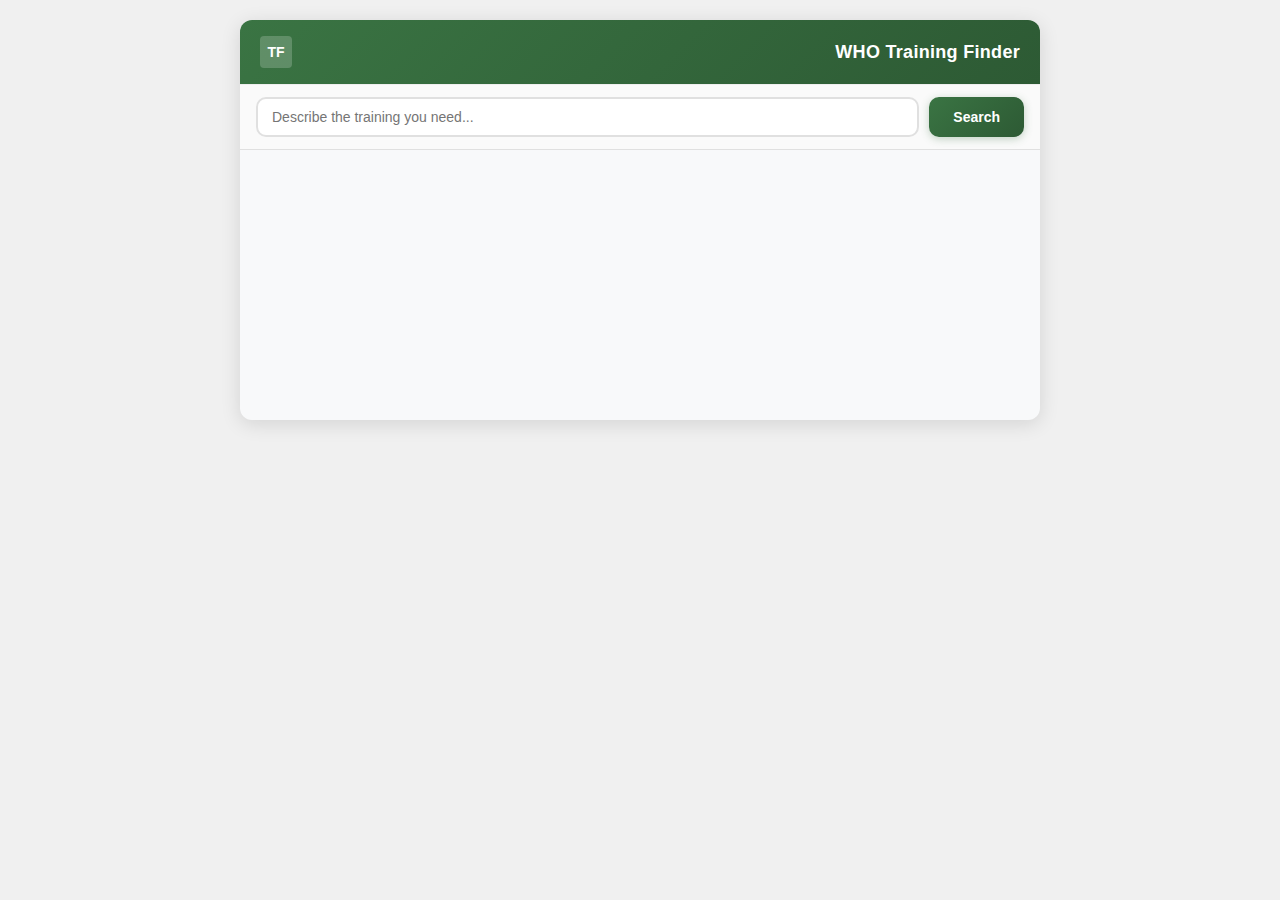
<file: index.html>
<!DOCTYPE html>
<html lang="en">
  <head>
    <meta charset="UTF-8" />
    <meta name="viewport" content="width=device-width, initial-scale=1.0" />
    <title>WHO Training Finder</title>
    <style>
      body { margin: 0; padding: 20px; background: #f0f0f0; }
      #app { max-width: 800px; margin: 0 auto; }
    </style>
    <script type="module" crossorigin src="./assets/main-DPrFIW1Y.js"></script>
    <link rel="stylesheet" crossorigin href="./assets/main-dNT-Vej6.css">
  </head>
  <body>
    <div id="app"></div>
  </body>
</html>
</file>
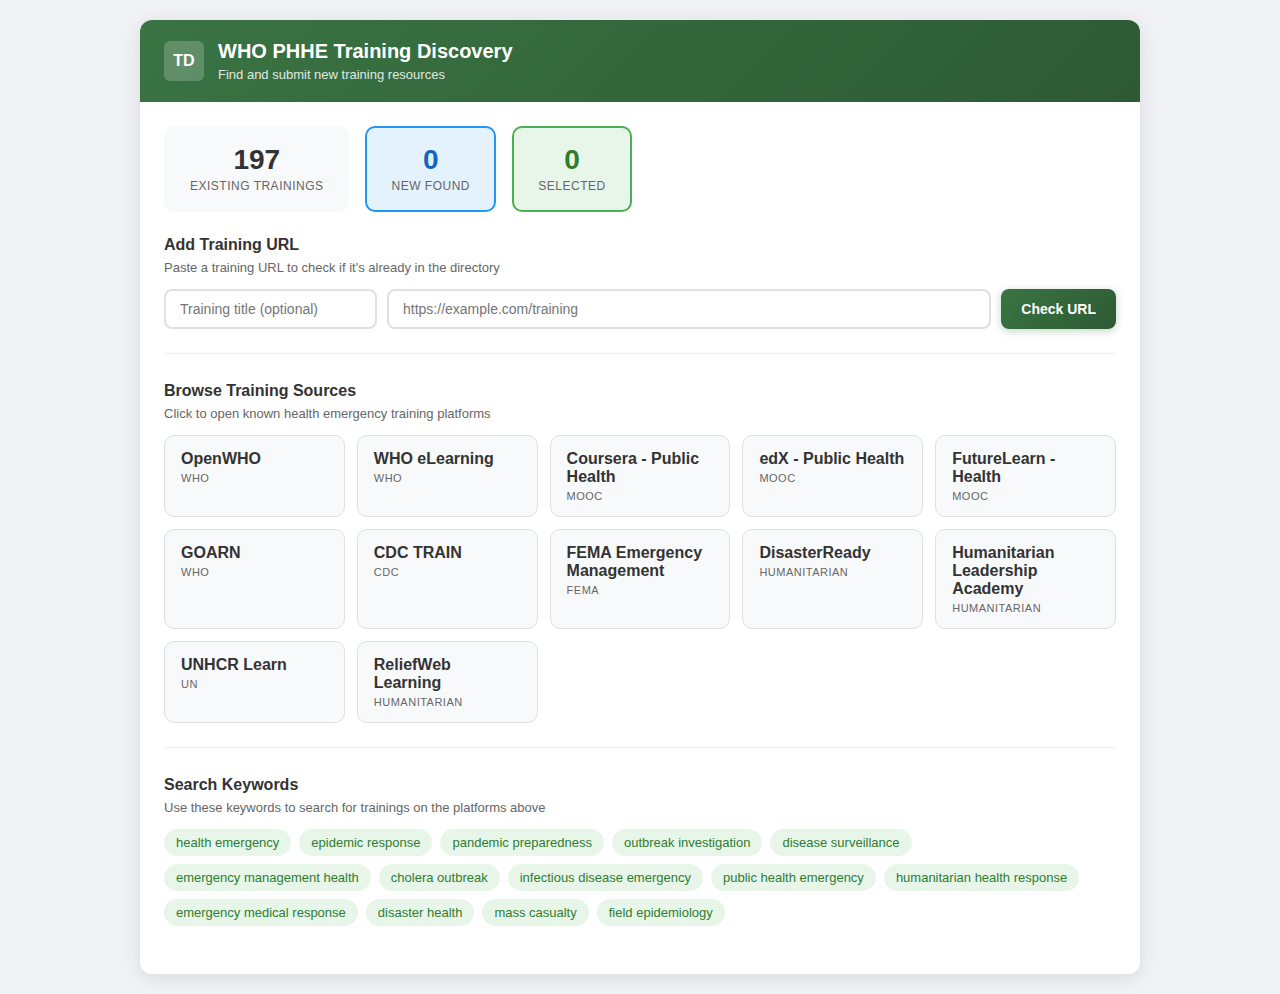
<file: discovery/index.html>
<!DOCTYPE html>
<html lang="en">
  <head>
    <meta charset="UTF-8" />
    <meta name="viewport" content="width=device-width, initial-scale=1.0" />
    <title>WHO PHHE Training Discovery</title>
    <script type="module" crossorigin src="./assets/main-CYU0OlpB.js"></script>
    <link rel="stylesheet" crossorigin href="./assets/main-zkAEIDqx.css">
  </head>
  <body>
    <div id="app"></div>
  </body>
</html>
</file>
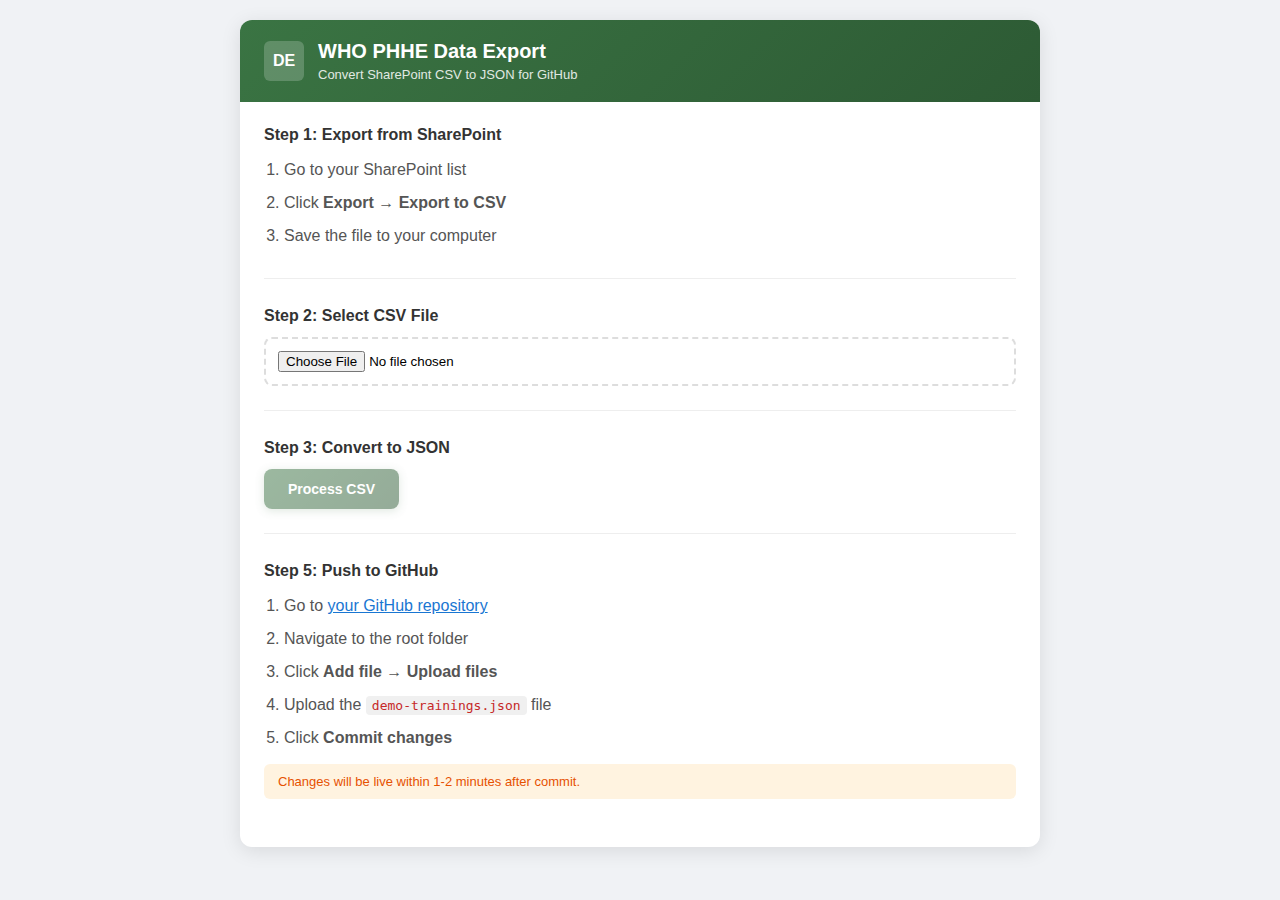
<file: export/index.html>
<!DOCTYPE html>
<html lang="en">
  <head>
    <meta charset="UTF-8" />
    <meta name="viewport" content="width=device-width, initial-scale=1.0" />
    <title>WHO PHHE Data Export</title>
    <script type="module" crossorigin src="./assets/main-DTjoXcSx.js"></script>
    <link rel="stylesheet" crossorigin href="./assets/main-CdDn81Z7.css">
  </head>
  <body>
    <div id="app"></div>
  </body>
</html>
</file>
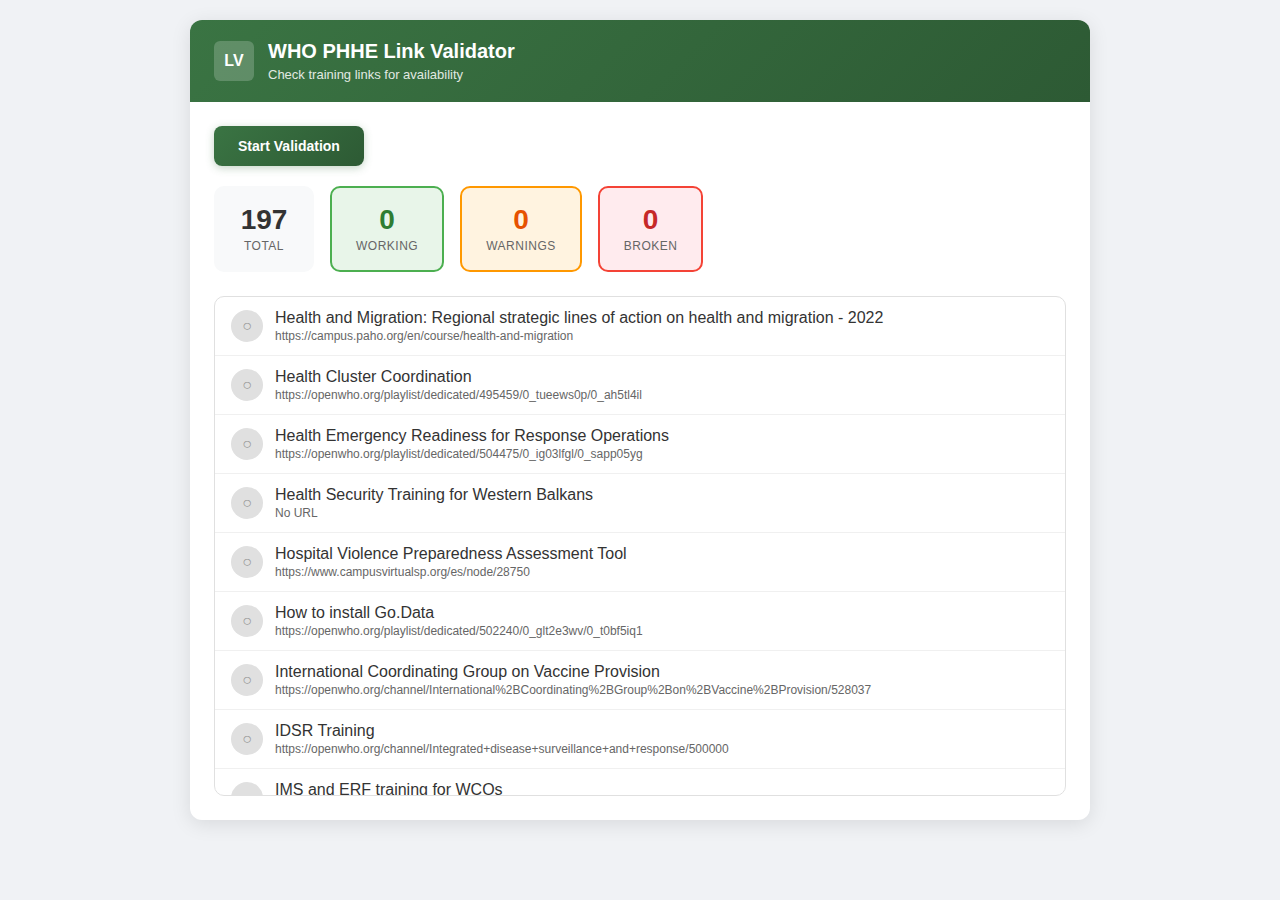
<file: validator/index.html>
<!DOCTYPE html>
<html lang="en">
  <head>
    <meta charset="UTF-8" />
    <meta name="viewport" content="width=device-width, initial-scale=1.0" />
    <title>WHO PHHE Link Validator</title>
    <script type="module" crossorigin src="./assets/main-TTs6TRon.js"></script>
    <link rel="stylesheet" crossorigin href="./assets/main-2vCd86W5.css">
  </head>
  <body>
    <div id="app"></div>
  </body>
</html>
</file>
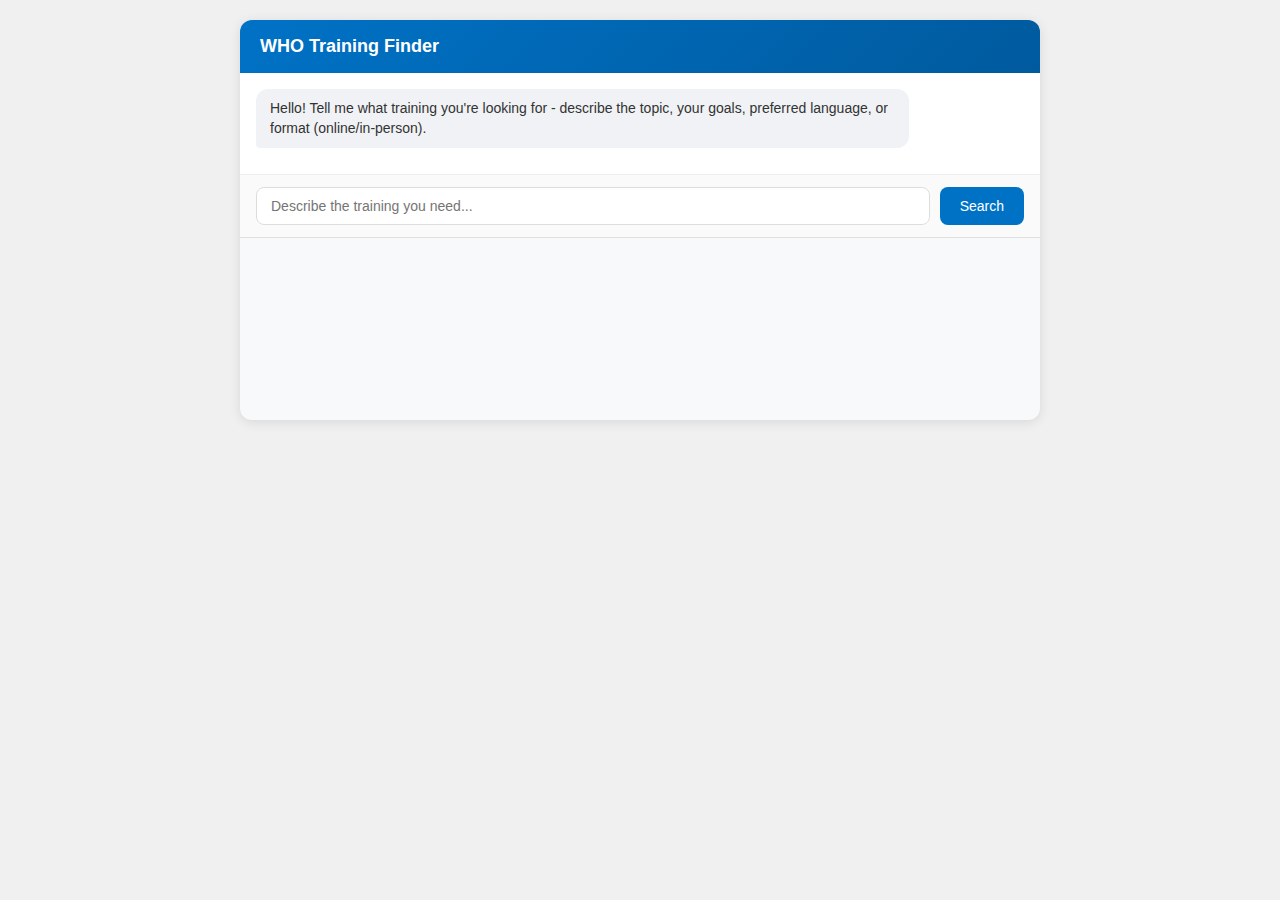
<file: embed.html>
<!DOCTYPE html>
<html lang="en">
  <head>
    <meta charset="UTF-8" />
    <meta name="viewport" content="width=device-width, initial-scale=1.0" />
    <title>WHO Training Finder</title>
    <style>
      body { margin: 0; padding: 20px; background: #f0f0f0; }
      #app { max-width: 800px; margin: 0 auto; }
    </style>
    <script type="module" crossorigin src="./assets/main-BxwYRaY4.js"></script>
    <link rel="stylesheet" crossorigin href="./assets/main-D55obDTR.css">
  </head>
  <body>
    <div id="app"></div>
  </body>
</html>
</file>
<file: assets/main-dNT-Vej6.css>
*{box-sizing:border-box;margin:0;padding:0}.embed-container{font-family:-apple-system,BlinkMacSystemFont,Segoe UI,Roboto,sans-serif;background:#f8f9fa;min-height:400px;max-height:800px;overflow:hidden;position:relative;border-radius:12px;box-shadow:0 4px 20px #0000001f}.loading-overlay{position:absolute;inset:0;background:linear-gradient(135deg,#3a7443,#2d5a34);display:flex;align-items:center;justify-content:center;z-index:100}.loading-content{text-align:center;color:#fff;padding:40px}.loading-title{font-size:24px;font-weight:700;margin-bottom:30px}.loading-bar-container{width:280px;height:8px;background:#ffffff4d;border-radius:4px;overflow:hidden;margin:0 auto 16px}.loading-bar{height:100%;background:linear-gradient(90deg,#fff,#e0f0ff,#fff);background-size:200% 100%;border-radius:4px;transition:width .3s ease;animation:shimmer 1.5s ease-in-out infinite}@keyframes shimmer{0%{background-position:200% 0}to{background-position:-200% 0}}.loading-text{font-size:14px;opacity:.9;margin-bottom:8px}.loading-percent{font-size:18px;font-weight:600}.embed-main{display:flex;flex-direction:column;height:100%;max-height:800px}.embed-main.hidden{visibility:hidden}.embed-header{background:linear-gradient(135deg,#3a7443,#2d5a34,#3a7443);background-size:200% 200%;animation:gradientShift 8s ease infinite;color:#fff;padding:16px 20px;display:flex;align-items:center;justify-content:space-between}@keyframes gradientShift{0%,to{background-position:0% 50%}50%{background-position:100% 50%}}.embed-title{font-size:18px;font-weight:600;letter-spacing:.3px}.embed-header:before{content:"TF";display:inline-flex;align-items:center;justify-content:center;width:32px;height:32px;background:#fff3;border-radius:4px;font-size:14px;font-weight:700;margin-right:12px}.embed-chat{display:flex;flex-direction:column;background:#fff;border-bottom:1px solid #e0e0e0}.embed-messages{max-height:200px;overflow-y:auto;padding:16px;display:flex;flex-direction:column;gap:10px}.embed-message{padding:10px 14px;border-radius:12px;max-width:85%;font-size:14px;line-height:1.4}.embed-message.user{background:#0072c6;color:#fff;align-self:flex-end;border-bottom-right-radius:4px}.embed-message.bot{background:#f0f2f5;color:#333;align-self:flex-start;border-bottom-left-radius:4px}.embed-message.loading{display:flex;align-items:center;gap:8px}.spinner{width:14px;height:14px;border:2px solid #ddd;border-top-color:#0072c6;border-radius:50%;animation:spin .7s linear infinite}@keyframes spin{to{transform:rotate(360deg)}}.embed-composer{display:flex;gap:10px;padding:12px 16px;background:#fafafa;border-top:1px solid #eee}.embed-composer input{flex:1;padding:10px 14px;border:2px solid #e0e0e0;border-radius:10px;font-size:14px;outline:none;transition:all .25s ease}.embed-composer input:focus{border-color:#3a7443;box-shadow:0 0 0 4px #3a744326;transform:scale(1.01)}.embed-composer input:disabled{background:#f5f5f5}.embed-send{padding:10px 24px;background:linear-gradient(135deg,#3a7443,#2d5a34);color:#fff;border:none;border-radius:10px;font-size:14px;font-weight:600;cursor:pointer;transition:all .25s ease;box-shadow:0 2px 8px #3a74434d}.embed-send:hover:not(:disabled){transform:translateY(-2px);box-shadow:0 4px 12px #3a744366}.embed-send:active:not(:disabled){transform:translateY(0)}.embed-send:disabled{opacity:.6;cursor:not-allowed;box-shadow:none}.embed-results{flex:1;overflow-y:auto;padding:16px;background:#f8f9fa}.embed-filters{background:linear-gradient(135deg,#e8f5e9,#c8e6c9);padding:12px 16px;border-radius:10px;margin-bottom:14px;font-size:13px;display:flex;flex-wrap:wrap;align-items:center;gap:10px;animation:slideDown .3s ease-out;border:1px solid rgba(58,116,67,.15)}@keyframes slideDown{0%{opacity:0;transform:translateY(-8px)}to{opacity:1;transform:translateY(0)}}.filter-pill{background:linear-gradient(135deg,#3a7443,#2d5a34);color:#fff;padding:4px 12px;border-radius:20px;font-size:12px;font-weight:500;box-shadow:0 2px 6px #3a74434d;animation:pillPop .3s ease-out backwards}.filter-pill:nth-child(2){animation-delay:.1s}.filter-pill:nth-child(3){animation-delay:.15s}.filter-pill:nth-child(4){animation-delay:.2s}@keyframes pillPop{0%{opacity:0;transform:scale(.8)}to{opacity:1;transform:scale(1)}}.embed-card{background:#fff;border:1px solid #e8e8e8;border-radius:12px;padding:16px;margin-bottom:12px;transition:all .3s cubic-bezier(.4,0,.2,1);animation:cardFadeIn .4s ease-out backwards}.embed-card:nth-child(1){animation-delay:0s}.embed-card:nth-child(2){animation-delay:.05s}.embed-card:nth-child(3){animation-delay:.1s}.embed-card:nth-child(4){animation-delay:.15s}.embed-card:nth-child(5){animation-delay:.2s}.embed-card:nth-child(6){animation-delay:.25s}.embed-card:nth-child(7){animation-delay:.3s}.embed-card:nth-child(8){animation-delay:.35s}.embed-card:nth-child(9){animation-delay:.4s}.embed-card:nth-child(10){animation-delay:.45s}@keyframes cardFadeIn{0%{opacity:0;transform:translateY(12px)}to{opacity:1;transform:translateY(0)}}.embed-card:hover{border-color:#3a7443;transform:translateY(-3px);box-shadow:0 8px 24px #3a744326}.card-title{font-size:15px;font-weight:600;color:#222;margin-bottom:6px;line-height:1.3}.card-desc{font-size:13px;color:#666;line-height:1.4;margin-bottom:10px}.card-tags{display:flex;flex-wrap:wrap;gap:6px;margin-bottom:10px}.tag{background:#f0f2f5;color:#555;padding:4px 10px;border-radius:6px;font-size:11px;font-weight:500;transition:all .2s ease}.tag:hover{background:#e4e6ea}.card-link{color:#0072c6;font-size:13px;text-decoration:none;font-weight:600;display:inline-flex;align-items:center;gap:4px;transition:all .2s ease}.card-link:after{content:"→";transition:transform .2s ease}.card-link:hover{color:#005a9e}.card-link:hover:after{transform:translate(4px)}::-webkit-scrollbar{width:6px}::-webkit-scrollbar-track{background:#f1f1f1}::-webkit-scrollbar-thumb{background:#ccc;border-radius:3px}
</file>
<file: discovery/assets/main-zkAEIDqx.css>
*{box-sizing:border-box;margin:0;padding:0}body{background:#f0f2f5;min-height:100vh;padding:20px}.discovery-container{font-family:-apple-system,BlinkMacSystemFont,Segoe UI,Roboto,sans-serif;background:#fff;max-width:1000px;margin:0 auto;border-radius:12px;box-shadow:0 4px 20px #0000001a;overflow:hidden}.discovery-header{background:linear-gradient(135deg,#3a7443,#2d5a34);color:#fff;padding:20px 24px;display:flex;align-items:center}.discovery-header:before{content:"TD";display:inline-flex;align-items:center;justify-content:center;width:40px;height:40px;background:#fff3;border-radius:6px;font-size:16px;font-weight:700;margin-right:14px;flex-shrink:0}.discovery-header-text{display:flex;flex-direction:column;gap:4px}.discovery-title{font-size:20px;font-weight:600}.discovery-subtitle{font-size:13px;opacity:.85}.discovery-content{padding:24px}.discovery-loading,.discovery-error{padding:40px;text-align:center;font-size:16px}.discovery-error{color:#d32f2f;background:#ffebee;border-radius:8px}.discovery-stats{display:flex;gap:16px;margin-bottom:24px;flex-wrap:wrap}.stat{background:#f8f9fa;padding:16px 24px;border-radius:10px;text-align:center;min-width:120px;border:2px solid transparent}.stat.new{background:#e3f2fd;border-color:#2196f3}.stat.selected{background:#e8f5e9;border-color:#4caf50}.stat-value{display:block;font-size:28px;font-weight:700;color:#333}.stat.new .stat-value{color:#1565c0}.stat.selected .stat-value{color:#2e7d32}.stat-label{font-size:12px;color:#666;text-transform:uppercase;letter-spacing:.5px}.discovery-section{margin-bottom:28px;padding-bottom:24px;border-bottom:1px solid #eee}.discovery-section:last-child{border-bottom:none;margin-bottom:0}.discovery-section h3{font-size:16px;font-weight:600;color:#333;margin-bottom:6px}.section-desc{font-size:13px;color:#666;margin-bottom:14px}.manual-input-group{display:flex;gap:10px;flex-wrap:wrap}.manual-input{padding:10px 14px;border:2px solid #e0e0e0;border-radius:8px;font-size:14px;outline:none;transition:border-color .2s}.manual-input:focus{border-color:#3a7443}.manual-input.url{flex:1;min-width:300px}.btn{padding:10px 20px;border:none;border-radius:8px;font-size:14px;font-weight:600;cursor:pointer;transition:all .2s ease}.btn.primary{background:linear-gradient(135deg,#3a7443,#2d5a34);color:#fff;box-shadow:0 2px 8px #3a74434d}.btn.primary:hover{transform:translateY(-2px);box-shadow:0 4px 12px #3a744366}.btn.secondary{background:#f5f5f5;color:#333;border:1px solid #ddd}.btn.secondary:hover{background:#eee}.sources-grid{display:grid;grid-template-columns:repeat(auto-fill,minmax(180px,1fr));gap:12px}.source-card{display:flex;flex-direction:column;padding:14px 16px;background:#f8f9fa;border:1px solid #e0e0e0;border-radius:10px;text-decoration:none;transition:all .2s ease}.source-card:hover{border-color:#3a7443;transform:translateY(-2px);box-shadow:0 4px 12px #0000001a}.source-name{font-weight:600;color:#333;margin-bottom:4px}.source-category{font-size:11px;color:#666;text-transform:uppercase;letter-spacing:.5px}.keywords-list{display:flex;flex-wrap:wrap;gap:8px}.keyword-tag{background:#e8f5e9;color:#2e7d32;padding:6px 12px;border-radius:20px;font-size:13px;cursor:pointer;transition:all .2s}.keyword-tag:hover{background:#c8e6c9}.discoveries-list{max-height:400px;overflow-y:auto;border:1px solid #e0e0e0;border-radius:10px}.discovery-item{display:flex;align-items:flex-start;padding:14px 16px;border-bottom:1px solid #f0f0f0;gap:12px}.discovery-item:last-child{border-bottom:none}.discovery-item.new{background:#f0f9ff}.discovery-item.existing{background:#fafafa;opacity:.7}.discovery-checkbox{padding-top:2px}.discovery-checkbox input{width:18px;height:18px;cursor:pointer}.discovery-info{flex:1;min-width:0}.discovery-title-row{display:flex;align-items:center;gap:10px;margin-bottom:4px}.discovery-name{font-weight:500;color:#333}.discovery-badge{padding:2px 8px;border-radius:10px;font-size:10px;font-weight:600;text-transform:uppercase}.discovery-badge.new{background:#2196f3;color:#fff}.discovery-badge.existing{background:#9e9e9e;color:#fff}.discovery-url{display:block;font-size:12px;color:#1976d2;text-decoration:none;margin-bottom:4px;white-space:nowrap;overflow:hidden;text-overflow:ellipsis}.discovery-url:hover{text-decoration:underline}.discovery-source{font-size:11px;color:#888}.discovery-actions{display:flex;gap:12px;padding-top:20px;border-top:1px solid #eee;margin-top:20px}.discoveries-list::-webkit-scrollbar{width:6px}.discoveries-list::-webkit-scrollbar-track{background:#f1f1f1}.discoveries-list::-webkit-scrollbar-thumb{background:#ccc;border-radius:3px}
</file>
<file: export/assets/main-CdDn81Z7.css>
*{box-sizing:border-box;margin:0;padding:0}body{background:#f0f2f5;min-height:100vh;padding:20px}.export-container{font-family:-apple-system,BlinkMacSystemFont,Segoe UI,Roboto,sans-serif;background:#fff;max-width:800px;margin:0 auto;border-radius:12px;box-shadow:0 4px 20px #0000001a;overflow:hidden}.export-header{background:linear-gradient(135deg,#3a7443,#2d5a34);color:#fff;padding:20px 24px;display:flex;align-items:center}.export-header:before{content:"DE";display:inline-flex;align-items:center;justify-content:center;width:40px;height:40px;background:#fff3;border-radius:6px;font-size:16px;font-weight:700;margin-right:14px;flex-shrink:0}.export-header-text{display:flex;flex-direction:column;gap:4px}.export-title{font-size:20px;font-weight:600}.export-subtitle{font-size:13px;opacity:.85}.export-content{padding:24px}.export-section{margin-bottom:28px;padding-bottom:24px;border-bottom:1px solid #eee}.export-section:last-child{border-bottom:none;margin-bottom:0}.export-section h3{font-size:16px;font-weight:600;color:#333;margin-bottom:12px}.section-desc{font-size:14px;color:#666;margin-bottom:14px}.export-steps{padding-left:20px;line-height:1.8;color:#555}.export-steps li{margin-bottom:4px}.file-input{display:block;padding:12px;border:2px dashed #ddd;border-radius:8px;width:100%;cursor:pointer;transition:border-color .2s}.file-input:hover{border-color:#3a7443}.file-info{margin-top:10px;padding:10px 14px;background:#e8f5e9;border-radius:6px;font-size:14px;color:#2e7d32}.btn{padding:12px 24px;border:none;border-radius:8px;font-size:14px;font-weight:600;cursor:pointer;transition:all .2s ease}.btn.primary{background:linear-gradient(135deg,#3a7443,#2d5a34);color:#fff;box-shadow:0 2px 8px #3a74434d}.btn.primary:hover:not(:disabled){transform:translateY(-2px);box-shadow:0 4px 12px #3a744366}.btn:disabled{opacity:.5;cursor:not-allowed}.status-message{margin-top:12px;padding:10px 14px;background:#e3f2fd;border-radius:6px;color:#1565c0;font-size:14px}.error-message{margin-top:12px;padding:10px 14px;background:#ffebee;border-radius:6px;color:#c62828;font-size:14px}.preview-box{margin-top:16px;border:1px solid #e0e0e0;border-radius:8px;overflow:hidden}.preview-box h4{background:#f5f5f5;padding:10px 14px;font-size:13px;color:#666;border-bottom:1px solid #e0e0e0}.preview-box pre{padding:14px;font-size:12px;background:#fafafa;overflow-x:auto;max-height:300px;overflow-y:auto;margin:0}code{background:#f0f0f0;padding:2px 6px;border-radius:4px;font-size:13px;color:#c62828}.note{margin-top:12px;padding:10px 14px;background:#fff3e0;border-radius:6px;font-size:13px;color:#e65100}a{color:#1976d2}
</file>
<file: validator/assets/main-2vCd86W5.css>
*{box-sizing:border-box;margin:0;padding:0}body{background:#f0f2f5;min-height:100vh;padding:20px}.validator-container{font-family:-apple-system,BlinkMacSystemFont,Segoe UI,Roboto,sans-serif;background:#fff;max-width:900px;margin:0 auto;border-radius:12px;box-shadow:0 4px 20px #0000001a;overflow:hidden}.validator-header{background:linear-gradient(135deg,#3a7443,#2d5a34);color:#fff;padding:20px 24px;display:flex;align-items:center}.validator-header:before{content:"LV";display:inline-flex;align-items:center;justify-content:center;width:40px;height:40px;background:#fff3;border-radius:6px;font-size:16px;font-weight:700;margin-right:14px;flex-shrink:0}.validator-header-text{display:flex;flex-direction:column;gap:4px}.validator-title{font-size:20px;font-weight:600}.validator-subtitle{font-size:13px;opacity:.85}.validator-content{padding:24px}.validator-loading,.validator-error{padding:40px;text-align:center;font-size:16px}.validator-error{color:#d32f2f;background:#ffebee;border-radius:8px}.validator-controls{display:flex;gap:12px;margin-bottom:20px}.validator-btn{padding:12px 24px;border:none;border-radius:8px;font-size:14px;font-weight:600;cursor:pointer;transition:all .2s ease}.validator-btn.primary{background:linear-gradient(135deg,#3a7443,#2d5a34);color:#fff;box-shadow:0 2px 8px #3a74434d}.validator-btn.primary:hover:not(:disabled){transform:translateY(-2px);box-shadow:0 4px 12px #3a744366}.validator-btn.primary:disabled{opacity:.7;cursor:not-allowed}.validator-btn.secondary{background:#f5f5f5;color:#333;border:1px solid #ddd}.validator-btn.secondary:hover{background:#eee}.validator-progress{margin-bottom:20px}.progress-bar-bg{height:8px;background:#e0e0e0;border-radius:4px;overflow:hidden}.progress-bar-fill{height:100%;background:linear-gradient(90deg,#3a7443,#4caf50);border-radius:4px;transition:width .3s ease}.validator-stats{display:flex;gap:16px;margin-bottom:24px;flex-wrap:wrap}.stat{background:#f8f9fa;padding:16px 24px;border-radius:10px;text-align:center;min-width:100px;border:2px solid transparent}.stat.ok{background:#e8f5e9;border-color:#4caf50}.stat.warning{background:#fff3e0;border-color:#ff9800}.stat.error{background:#ffebee;border-color:#f44336}.stat-value{display:block;font-size:28px;font-weight:700;color:#333}.stat.ok .stat-value{color:#2e7d32}.stat.warning .stat-value{color:#e65100}.stat.error .stat-value{color:#c62828}.stat-label{font-size:12px;color:#666;text-transform:uppercase;letter-spacing:.5px}.validator-results{max-height:500px;overflow-y:auto;border:1px solid #e0e0e0;border-radius:10px}.result-row{display:flex;align-items:center;padding:12px 16px;border-bottom:1px solid #f0f0f0;gap:12px;transition:background .2s}.result-row:last-child{border-bottom:none}.result-row:hover{background:#f8f9fa}.result-row.ok{background:#f1f8f2}.result-row.warning{background:#fffaf0}.result-row.error,.result-row.timeout{background:#fff5f5}.result-row.checking{background:#f5f5f5}.result-status{width:32px;height:32px;display:flex;align-items:center;justify-content:center;border-radius:50%;font-size:16px;flex-shrink:0}.result-row.pending .result-status{background:#e0e0e0;color:#999}.result-row.checking .result-status{background:#e3f2fd;color:#1976d2}.result-row.ok .result-status{background:#c8e6c9;color:#2e7d32}.result-row.warning .result-status{background:#ffe0b2;color:#e65100}.result-row.error .result-status,.result-row.timeout .result-status{background:#ffcdd2;color:#c62828}.status-icon.spin{animation:spin 1s linear infinite}@keyframes spin{to{transform:rotate(360deg)}}.result-info{flex:1;min-width:0}.result-name{font-weight:500;color:#333;margin-bottom:2px;white-space:nowrap;overflow:hidden;text-overflow:ellipsis}.result-url{font-size:12px;color:#666;white-space:nowrap;overflow:hidden;text-overflow:ellipsis}.result-error{font-size:12px;color:#c62828;margin-top:2px}.result-time{font-size:12px;color:#999;flex-shrink:0}.validator-results::-webkit-scrollbar{width:6px}.validator-results::-webkit-scrollbar-track{background:#f1f1f1}.validator-results::-webkit-scrollbar-thumb{background:#ccc;border-radius:3px}
</file>
<file: assets/main-D55obDTR.css>
*{box-sizing:border-box;margin:0;padding:0}.embed-container{font-family:-apple-system,BlinkMacSystemFont,Segoe UI,Roboto,sans-serif;background:#f8f9fa;min-height:400px;max-height:800px;overflow:hidden;position:relative;border-radius:12px;box-shadow:0 2px 12px #0000001a}.loading-overlay{position:absolute;inset:0;background:linear-gradient(135deg,#0072c6,#005a9e);display:flex;align-items:center;justify-content:center;z-index:100}.loading-content{text-align:center;color:#fff;padding:40px}.loading-title{font-size:24px;font-weight:700;margin-bottom:30px}.loading-bar-container{width:280px;height:8px;background:#ffffff4d;border-radius:4px;overflow:hidden;margin:0 auto 16px}.loading-bar{height:100%;background:#fff;border-radius:4px;transition:width .3s ease}.loading-text{font-size:14px;opacity:.9;margin-bottom:8px}.loading-percent{font-size:18px;font-weight:600}.embed-main{display:flex;flex-direction:column;height:100%;max-height:800px}.embed-main.hidden{visibility:hidden}.embed-header{background:linear-gradient(135deg,#0072c6,#005a9e);color:#fff;padding:16px 20px;display:flex;align-items:center;justify-content:space-between}.embed-title{font-size:18px;font-weight:600}.embed-chat{display:flex;flex-direction:column;background:#fff;border-bottom:1px solid #e0e0e0}.embed-messages{max-height:200px;overflow-y:auto;padding:16px;display:flex;flex-direction:column;gap:10px}.embed-message{padding:10px 14px;border-radius:12px;max-width:85%;font-size:14px;line-height:1.4}.embed-message.user{background:#0072c6;color:#fff;align-self:flex-end;border-bottom-right-radius:4px}.embed-message.bot{background:#f0f2f5;color:#333;align-self:flex-start;border-bottom-left-radius:4px}.embed-message.loading{display:flex;align-items:center;gap:8px}.spinner{width:14px;height:14px;border:2px solid #ddd;border-top-color:#0072c6;border-radius:50%;animation:spin .7s linear infinite}@keyframes spin{to{transform:rotate(360deg)}}.embed-composer{display:flex;gap:10px;padding:12px 16px;background:#fafafa;border-top:1px solid #eee}.embed-composer input{flex:1;padding:10px 14px;border:1px solid #ddd;border-radius:8px;font-size:14px;outline:none}.embed-composer input:focus{border-color:#0072c6;box-shadow:0 0 0 2px #0072c61a}.embed-composer input:disabled{background:#f5f5f5}.embed-send{padding:10px 20px;background:#0072c6;color:#fff;border:none;border-radius:8px;font-size:14px;font-weight:500;cursor:pointer;transition:background .2s}.embed-send:hover:not(:disabled){background:#005a9e}.embed-send:disabled{opacity:.6;cursor:not-allowed}.embed-results{flex:1;overflow-y:auto;padding:16px;background:#f8f9fa}.embed-filters{background:#e8f4fc;padding:10px 14px;border-radius:8px;margin-bottom:12px;font-size:13px;display:flex;flex-wrap:wrap;align-items:center;gap:8px}.filter-pill{background:#0072c6;color:#fff;padding:3px 10px;border-radius:12px;font-size:12px}.embed-card{background:#fff;border:1px solid #e8e8e8;border-radius:10px;padding:14px;margin-bottom:10px;transition:border-color .2s}.embed-card:hover{border-color:#0072c6}.card-title{font-size:15px;font-weight:600;color:#222;margin-bottom:6px;line-height:1.3}.card-desc{font-size:13px;color:#666;line-height:1.4;margin-bottom:10px}.card-tags{display:flex;flex-wrap:wrap;gap:6px;margin-bottom:10px}.tag{background:#f0f0f0;color:#555;padding:3px 8px;border-radius:4px;font-size:11px}.card-link{color:#0072c6;font-size:13px;text-decoration:none;font-weight:500}.card-link:hover{text-decoration:underline}::-webkit-scrollbar{width:6px}::-webkit-scrollbar-track{background:#f1f1f1}::-webkit-scrollbar-thumb{background:#ccc;border-radius:3px}
</file>
